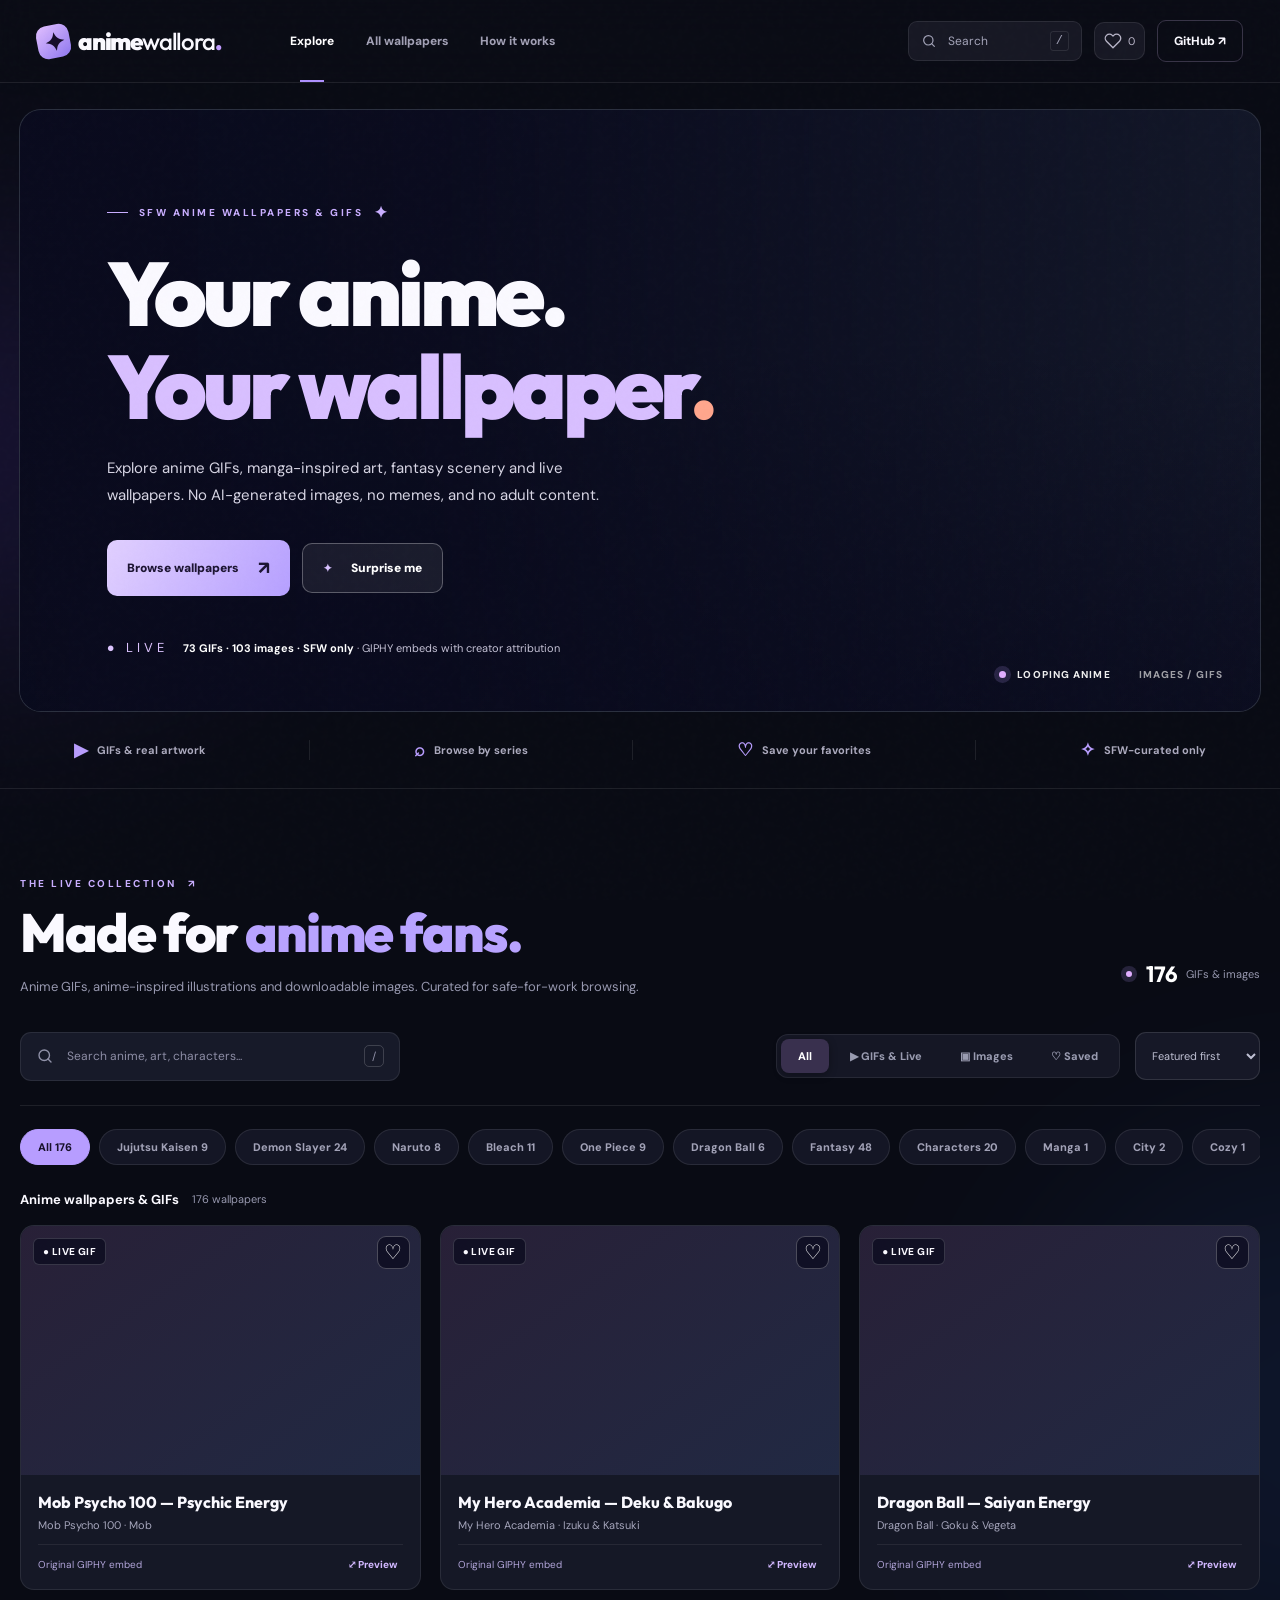
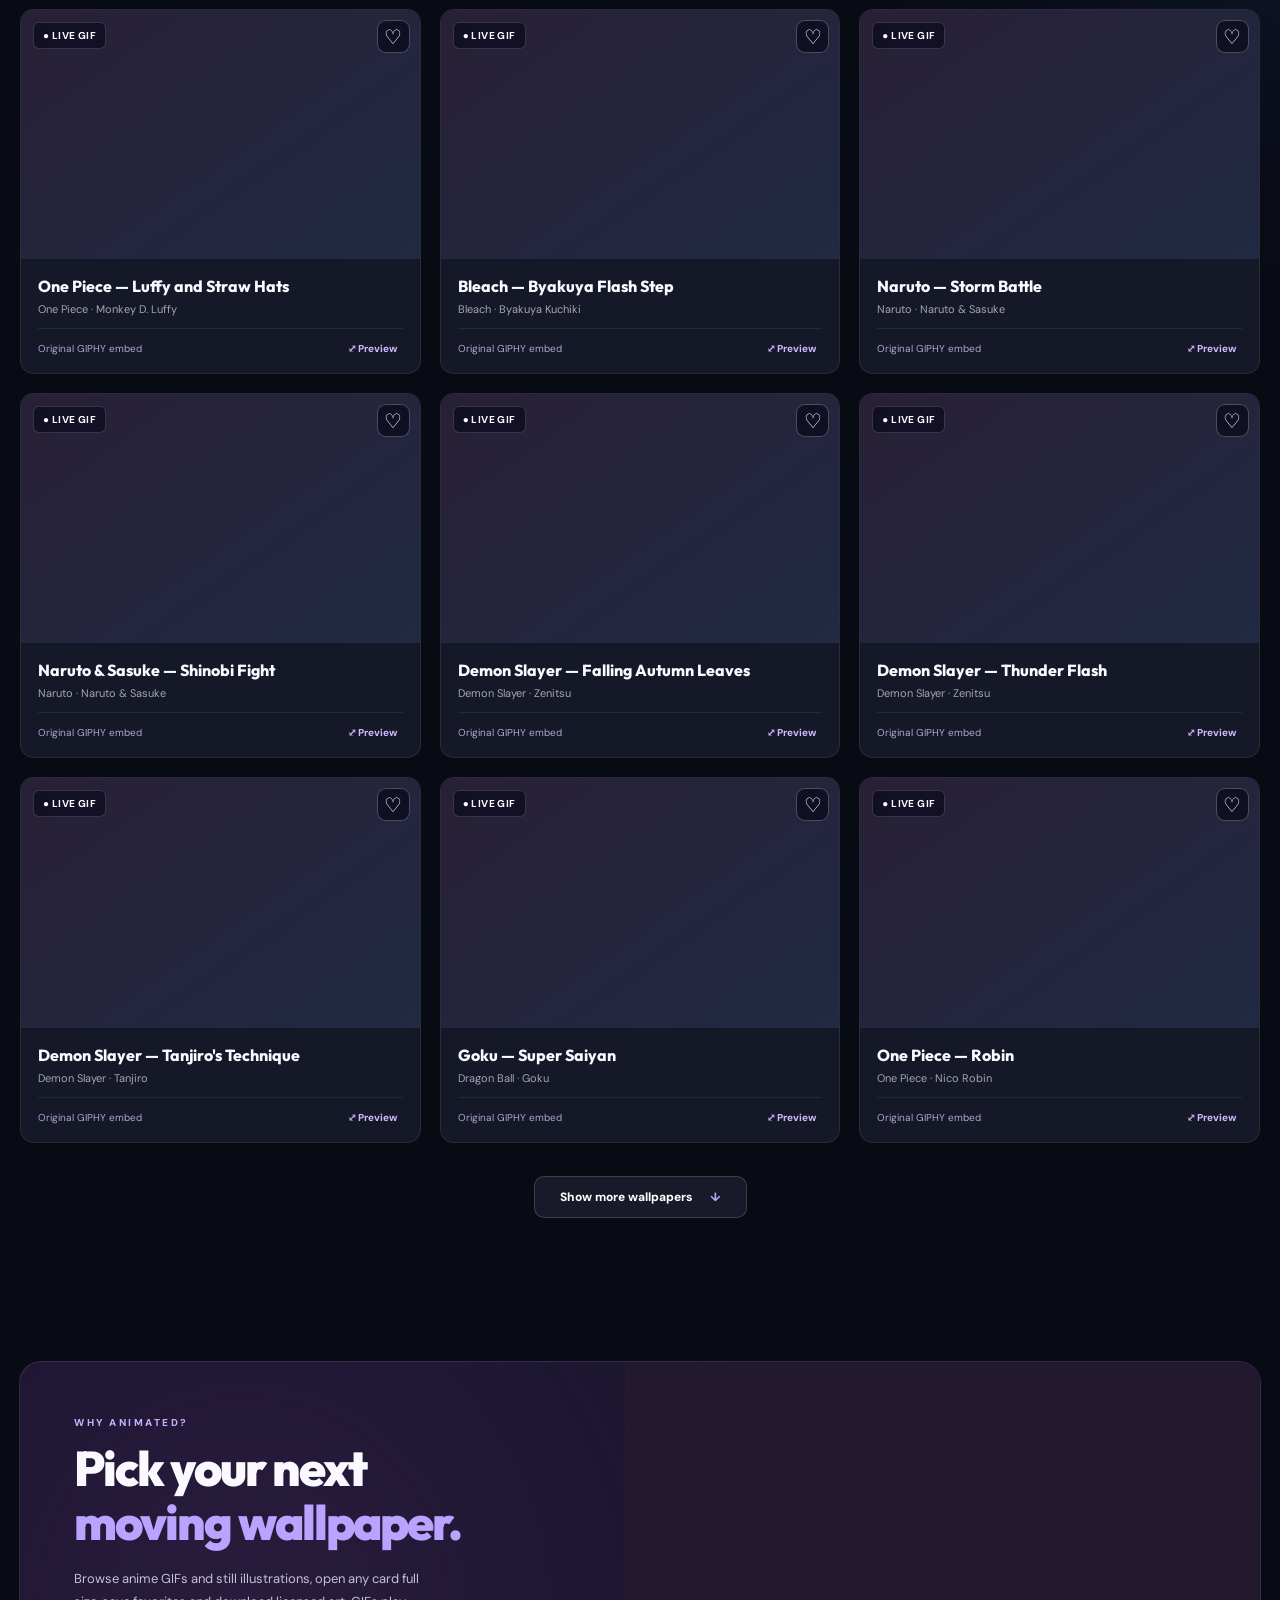
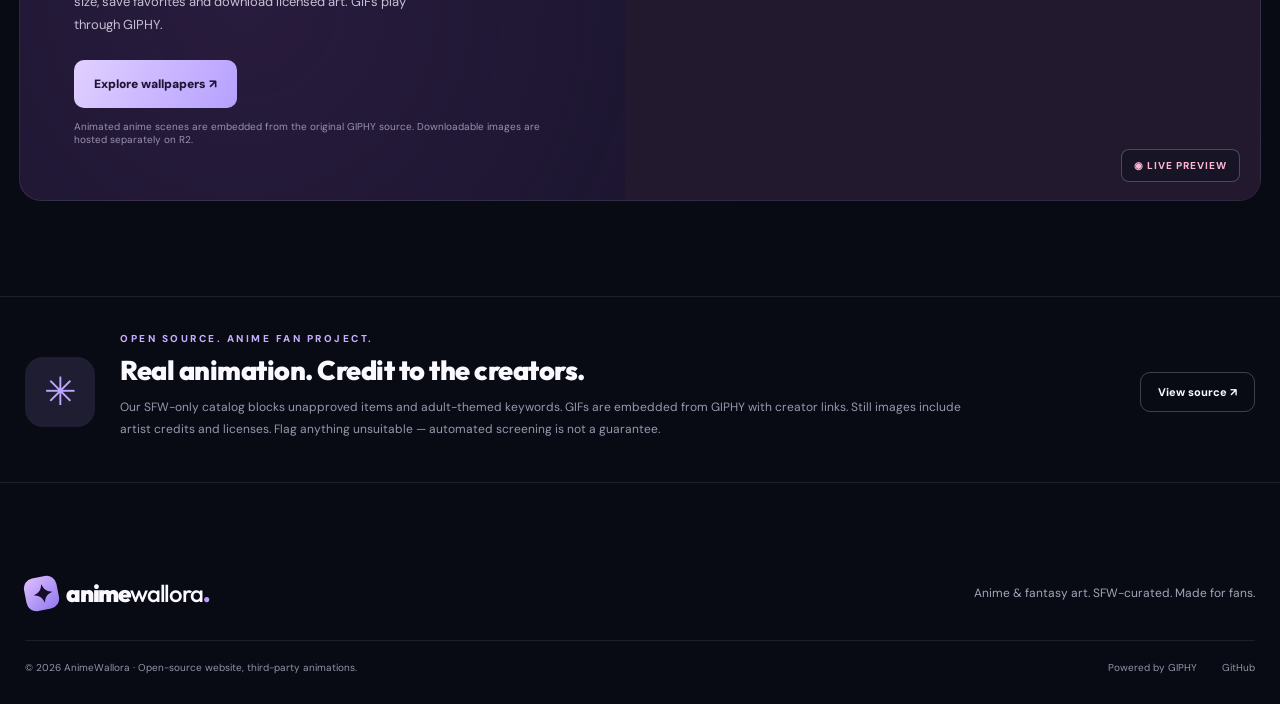
<file: index.html>
<!doctype html>
<html lang="en">
<head>
<meta charset="utf-8"><meta name="viewport" content="width=device-width,initial-scale=1">
<meta name="theme-color" content="#090a13">
<meta name="description" content="AnimeWallora: SFW anime wallpapers, family-friendly GIFs and downloadable fantasy art. No NSFW, no adult-content gallery.">
<title>AnimeWallora — Anime Wallpapers, GIFs & Images</title>
<link rel="icon" href="./favicon.svg" type="image/svg+xml">
<link rel="preconnect" href="https://fonts.googleapis.com">
<link rel="preconnect" href="https://fonts.gstatic.com" crossorigin>
<link href="https://fonts.googleapis.com/css2?family=DM+Sans:wght@400;500;600;700;800&family=Outfit:wght@400;500;600;700;800;900&display=swap" rel="stylesheet">
<link rel="stylesheet" href="./animewallora.css">
<script defer src="./animewallora.js"></script>
</head>
<body class="anime-gallery">
<div class="noise" aria-hidden="true"></div><div class="glow glow-one" aria-hidden="true"></div><div class="glow glow-two" aria-hidden="true"></div>
<header class="site-header"><div class="header-inner">
<a href="#top" class="logo" aria-label="AnimeWallora home"><span class="logo-symbol">✦</span><span>anime<span>wallora</span><i>.</i></span></a>
<nav class="desktop-nav" aria-label="Main navigation"><a href="#discover" class="nav-active">Explore</a><a href="#wallpapers">All wallpapers</a><a href="#animated">How it works</a></nav>
<div class="top-actions">
<button id="headerSearch" class="header-search" aria-label="Search wallpapers"><svg viewBox="0 0 24 24"><circle cx="11" cy="11" r="7"/><path d="m16 16 4 4"/></svg><span>Search</span><kbd>/</kbd></button>
<button id="favoritesNav" class="icon-button" aria-label="Show saved wallpapers" aria-pressed="false" title="Saved GIFs"><svg viewBox="0 0 24 24"><path d="M20.7 4.5a5.5 5.5 0 0 0-7.8 0L12 5.4l-.9-.9a5.5 5.5 0 0 0-7.8 7.8L12 21l8.7-8.7a5.5 5.5 0 0 0 0-7.8Z"/></svg><span id="favoriteCount">0</span></button>
<a class="github-button" href="https://github.com/eliron8565/Wallpapers" target="_blank" rel="noopener noreferrer">GitHub ↗</a>
</div></div></header>
<main id="top">
<section class="hero-shell" id="discover">
<div class="hero-backdrop"></div><div class="hero-fade"></div>
<div class="hero-inner"><div class="hero-copy">
<div class="eyebrow"><span class="eyebrow-line"></span> SFW ANIME WALLPAPERS & GIFS <span class="asterisk">✦</span></div>
<h1>Your anime.<br><em>Your wallpaper<span>.</span></em></h1>
<p>Explore anime GIFs, manga-inspired art, fantasy scenery and live wallpapers. No AI-generated images, no memes, and no adult content.</p>
<div class="hero-buttons"><a class="primary-button" href="#wallpapers">Browse wallpapers <span>↗</span></a><button class="secondary-button" id="surpriseHero"><span class="play-sign">✦</span> Surprise me</button></div>
<div class="hero-proof"><span class="proof-stars">● LIVE</span><span><strong id="heroCount">Loading GIFs</strong> · GIPHY embeds with creator attribution</span></div>
</div><div class="hero-tag"><span class="tag-dot"></span> LOOPING ANIME <span>IMAGES / GIFS</span></div></div>
</section>
<section class="features-bar" aria-label="Gallery features">
<div><span>▶</span> GIFs & real artwork</div><span class="features-divider"></span>
<div><span>⌕</span> Browse by series</div><span class="features-divider"></span>
<div><span>♡</span> Save your favorites</div><span class="features-divider"></span>
<div><span>✧</span> SFW-curated only</div>
</section>
<section class="catalog-section" id="wallpapers">
<div class="section-heading"><div><div class="overline">THE LIVE COLLECTION <span>↗</span></div><h2>Made for <em>anime fans.</em></h2><p>Anime GIFs, anime-inspired illustrations and downloadable images. Curated for safe-for-work browsing.</p></div>
<div class="header-counter"><span class="count-pulse"></span><strong id="totalCount">...</strong><span>GIFs & images</span></div></div>
<div class="search-row">
<label class="search-field" for="searchInput"><svg viewBox="0 0 24 24"><circle cx="11" cy="11" r="7"/><path d="m16 16 4 4"/></svg><input id="searchInput" placeholder="Search anime, art, characters..." autocomplete="off" type="search"><span class="shortcut">/</span></label>
<div class="view-switch" aria-label="Wallpaper type"><button class="type-tab active" data-filter="all" aria-pressed="true">All</button><button class="type-tab" data-filter="gifs" aria-pressed="false">▶ GIFs & Live</button><button class="type-tab" data-filter="images" aria-pressed="false">▣ Images</button><button class="type-tab" data-filter="saved" aria-pressed="false">♡ Saved</button></div>
<select id="sortSelect" aria-label="Sort wallpapers"><option value="featured">Featured first</option><option value="name">Name A–Z</option><option value="newest">Recently added</option></select>
</div>
<div class="category-bar" id="categoryBar" aria-label="Anime series filters"></div>
<div class="gallery-top"><div><strong id="galleryHeading">Anime wallpapers</strong><span id="resultCount">Loading...</span></div><button id="clearFilters" class="clear-filters" hidden>Clear filters ×</button></div>
<div id="galleryGrid" class="gallery-grid" aria-live="polite"><div class="loading-gallery"><div class="spinner"></div> Loading anime wallpapers...</div></div>
<div id="emptyState" class="empty-state" hidden><span>✦</span><h3>No wallpapers found.</h3><p>Try a different series, filter or search term.</p><button id="emptyReset" class="primary-button">Show all wallpapers ↗</button></div>
<div class="load-area"><button id="loadMore" class="load-button" hidden>Show more wallpapers <span>↓</span></button></div>
</section>
<section class="live-feature" id="animated">
<div class="live-copy"><span class="overline">WHY ANIMATED?</span><h2>Pick your next<br><em>moving wallpaper.</em></h2><p>Browse anime GIFs and still illustrations, open any card full size, save favorites and download licensed art. GIFs play through GIPHY.</p><button class="primary-button" id="viewLive">Explore wallpapers ↗</button><small>Animated anime scenes are embedded from the original GIPHY source. Downloadable images are hosted separately on R2.</small></div>
<div class="live-art"><iframe loading="lazy" title="Rengoku animation on GIPHY" src="https://giphy.com/embed/U1rKCszzgEuVzMAVX0" allowfullscreen></iframe><span class="live-stamp">◉ LIVE PREVIEW</span></div>
</section>
<section class="info-section"><div class="info-mark">✳</div><div><span class="overline">OPEN SOURCE. ANIME FAN PROJECT.</span><h2>Real animation. Credit to the creators.</h2><p>Our SFW-only catalog blocks unapproved items and adult-themed keywords. GIFs are embedded from GIPHY with creator links. Still images include artist credits and licenses. Flag anything unsuitable — automated screening is not a guarantee.</p></div><a href="https://github.com/eliron8565/Wallpapers" target="_blank" rel="noopener noreferrer">View source ↗</a></section>
</main>
<footer class="site-footer"><div class="footer-top"><a class="logo" href="#top"><span class="logo-symbol">✦</span><span>anime<span>wallora</span><i>.</i></span></a><p>Anime & fantasy art. SFW-curated. Made for fans.</p></div><div class="footer-bottom"><span>© <span id="year"></span> AnimeWallora · Open-source website, third-party animations.</span><div class="footer-links"><a href="https://giphy.com/explore/anime-4k" target="_blank" rel="noopener noreferrer">Powered by GIPHY</a><a href="https://github.com/eliron8565/Wallpapers" target="_blank" rel="noopener noreferrer">GitHub</a></div></div></footer>
<div id="viewer" class="viewer" hidden role="dialog" aria-modal="true" aria-labelledby="viewerTitle"><div class="viewer-scrim" id="viewerScrim"></div><div class="viewer-box"><button class="viewer-close" id="viewerClose" aria-label="Close preview">×</button><div class="viewer-art" id="viewerArt"></div><div class="viewer-side"><div><span class="overline" id="viewerCategory"></span><h2 id="viewerTitle"></h2><p id="viewerDescription"></p><div class="meta-line"><span>Creator / GIPHY uploader</span><strong id="viewerArtist"></strong></div><div class="meta-line"><span>Source</span><a id="viewerSource" target="_blank" rel="noopener noreferrer">Original file ↗</a></div><div class="meta-line" id="viewerLicenseRow" hidden><span>License</span><a id="viewerLicense" target="_blank" rel="noopener noreferrer">View license ↗</a></div></div><div class="viewer-actions"><button id="viewerFavorite" class="outline-button">♡ Save to favorites</button><button id="viewerFullscreen" class="outline-button" type="button">⛶ Fullscreen preview</button><a id="viewerDownload" class="primary-button" download hidden>↓ Download</a><small id="viewerHint">GIF embeds link to their source. Licensed image files can be downloaded.</small><a id="viewerReport" class="issue-report" target="_blank" rel="noopener noreferrer">Flag wrong or meme GIF ↗</a></div></div></div></div>
<div class="toast" id="toast" role="status" aria-live="polite"></div>
</body></html>
</file>
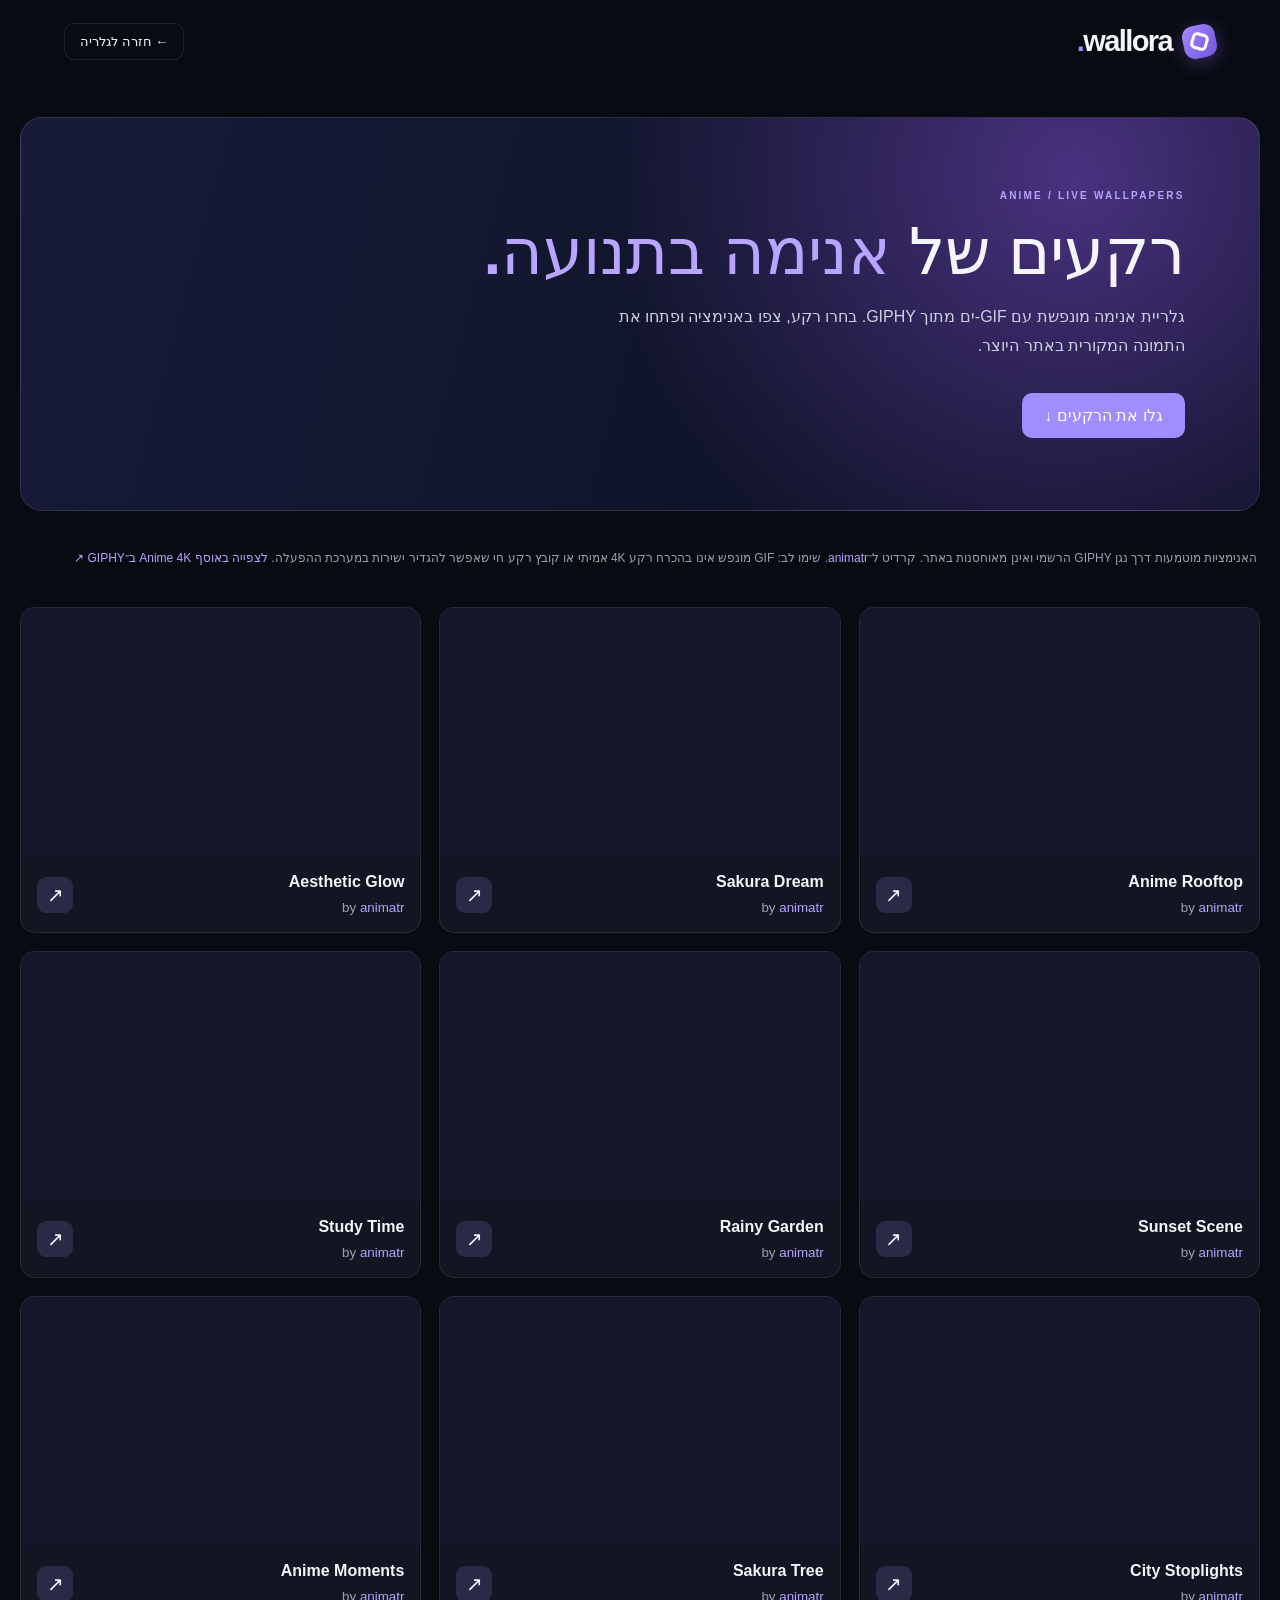
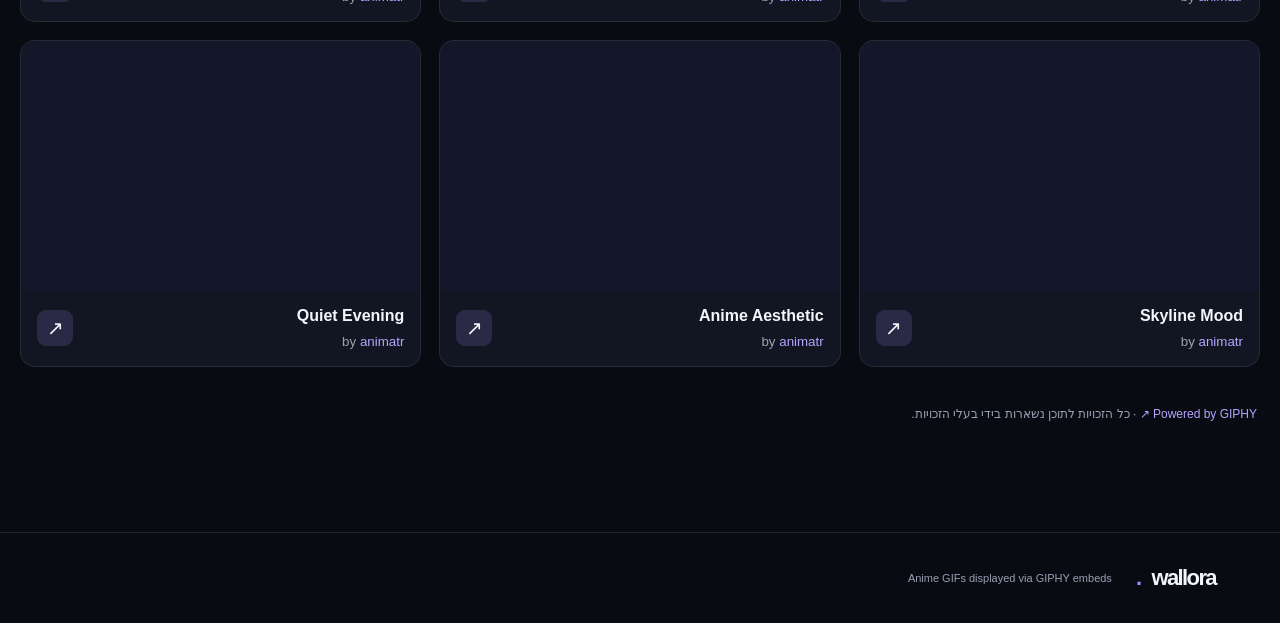
<file: anime.html>
<!DOCTYPE html><html lang="he" dir="rtl"><head><meta charset="utf-8"><meta name="viewport" content="width=device-width, initial-scale=1"><meta name="theme-color" content="#090b13"><title>Anime Live Wallpapers | Wallora</title><link rel="icon" type="image/svg+xml" href="favicon.svg"><link rel="stylesheet" href="style.css"><style>.anime-page{max-width:1330px;margin:0 auto;padding:35px 20px 70px}.anime-header{position:relative;padding:72px 6%;border-radius:22px;background:radial-gradient(circle at 85% 15%,#493280 0,transparent 42%),linear-gradient(105deg,#171b38,#0c1021);border:1px solid #ffffff1c;overflow:hidden}.anime-header .kicker{color:#b6a4ff}.anime-header h1{font:800 clamp(35px,5vw,67px)/1.1 'Outfit',sans-serif;margin:16px 0}.anime-header h1 span{color:#b8a5ff}.anime-header p{max-width:620px;color:#ced0df;line-height:1.8}.anime-header .button{display:inline-block;margin-top:16px;background:#a18dff;color:white;border-radius:10px;padding:13px 22px;font-weight:800}.source-note{font-size:12px;color:var(--muted);line-height:1.8;padding:25px 3px}.source-note a,.details small a{color:#b6a4ff}.anime-grid{display:grid;grid-template-columns:repeat(3,minmax(0,1fr));gap:18px}.gif-card{border:1px solid var(--border);background:var(--panel);border-radius:15px;overflow:hidden}.frame{width:100%;aspect-ratio:16/10;background:#141729}.frame iframe{display:block;width:100%;height:100%;border:0}.details{display:flex;align-items:center;justify-content:space-between;gap:10px;padding:16px}.details h3{margin:0 0 7px;font:700 16px 'Outfit',sans-serif}.details small{color:var(--muted)}.open{width:36px;height:36px;border-radius:9px;display:grid;place-items:center;background:#a18dff2b;font-size:20px}.topbar .anime-back{padding:10px 15px;border:1px solid var(--border);border-radius:10px;font-size:13px;font-weight:700}footer{justify-content:space-between}@media(max-width:850px){.anime-grid{grid-template-columns:repeat(2,minmax(0,1fr))}}@media(max-width:570px){.anime-grid{grid-template-columns:1fr}.anime-header{padding:45px 25px}.anime-header h1{font-size:41px}.topbar{height:75px}}</style></head><body><header class="topbar"><a class="brand" href="index.html"><span class="brand-mark"><span></span></span><span>wallora<span class="brand-dot">.</span></span></a><a href="index.html" class="anime-back">← חזרה לגלריה</a></header><main class="anime-page"><section class="anime-header"><div class="kicker">ANIME / LIVE WALLPAPERS</div><h1>רקעים של <span>אנימה בתנועה.</span></h1><p>גלריית אנימה מונפשת עם GIF-ים מתוך GIPHY. בחרו רקע, צפו באנימציה ופתחו את התמונה המקורית באתר היוצר.</p><a class="button" href="#live">גלו את הרקעים ↓</a></section><p class="source-note">האנימציות מוטמעות דרך נגן GIPHY הרשמי ואינן מאוחסנות באתר. קרדיט ל־<a href="https://giphy.com/animatr" target="_blank" rel="noopener">animatr</a>. שימו לב: GIF מונפש אינו בהכרח רקע 4K אמיתי או קובץ רקע חי שאפשר להגדיר ישירות במערכת ההפעלה. <a href="https://giphy.com/explore/anime-4k" target="_blank" rel="noopener">לצפייה באוסף Anime 4K ב־GIPHY ↗</a></p><div class="anime-grid" id="live"><article class="gif-card"><div class="frame"><iframe loading="lazy" src="https://giphy.com/embed/2SYqgPxMm2kbVe3y02" title="Anime Rooftop animated GIF by animatr on GIPHY" allowfullscreen></iframe></div><div class="details"><div><h3>Anime Rooftop</h3><small>by <a href="https://giphy.com/animatr" target="_blank" rel="noopener">animatr</a></small></div><a class="open" href="https://giphy.com/gifs/2SYqgPxMm2kbVe3y02" target="_blank" rel="noopener noreferrer" aria-label="View Anime Rooftop on GIPHY">↗</a></div></article>
<article class="gif-card"><div class="frame"><iframe loading="lazy" src="https://giphy.com/embed/PoHVT5kEyNWcN0CWNj" title="Sakura Dream animated GIF by animatr on GIPHY" allowfullscreen></iframe></div><div class="details"><div><h3>Sakura Dream</h3><small>by <a href="https://giphy.com/animatr" target="_blank" rel="noopener">animatr</a></small></div><a class="open" href="https://giphy.com/gifs/PoHVT5kEyNWcN0CWNj" target="_blank" rel="noopener noreferrer" aria-label="View Sakura Dream on GIPHY">↗</a></div></article>
<article class="gif-card"><div class="frame"><iframe loading="lazy" src="https://giphy.com/embed/4YZNYcTybcYTnROykG" title="Aesthetic Glow animated GIF by animatr on GIPHY" allowfullscreen></iframe></div><div class="details"><div><h3>Aesthetic Glow</h3><small>by <a href="https://giphy.com/animatr" target="_blank" rel="noopener">animatr</a></small></div><a class="open" href="https://giphy.com/gifs/4YZNYcTybcYTnROykG" target="_blank" rel="noopener noreferrer" aria-label="View Aesthetic Glow on GIPHY">↗</a></div></article>
<article class="gif-card"><div class="frame"><iframe loading="lazy" src="https://giphy.com/embed/RcRYrpC1pBvIB0icDm" title="Sunset Scene animated GIF by animatr on GIPHY" allowfullscreen></iframe></div><div class="details"><div><h3>Sunset Scene</h3><small>by <a href="https://giphy.com/animatr" target="_blank" rel="noopener">animatr</a></small></div><a class="open" href="https://giphy.com/gifs/RcRYrpC1pBvIB0icDm" target="_blank" rel="noopener noreferrer" aria-label="View Sunset Scene on GIPHY">↗</a></div></article>
<article class="gif-card"><div class="frame"><iframe loading="lazy" src="https://giphy.com/embed/1Ye7CiFf0OvUaJ82A2" title="Rainy Garden animated GIF by animatr on GIPHY" allowfullscreen></iframe></div><div class="details"><div><h3>Rainy Garden</h3><small>by <a href="https://giphy.com/animatr" target="_blank" rel="noopener">animatr</a></small></div><a class="open" href="https://giphy.com/gifs/1Ye7CiFf0OvUaJ82A2" target="_blank" rel="noopener noreferrer" aria-label="View Rainy Garden on GIPHY">↗</a></div></article>
<article class="gif-card"><div class="frame"><iframe loading="lazy" src="https://giphy.com/embed/4N3lQozOH2STZdDsOe" title="Study Time animated GIF by animatr on GIPHY" allowfullscreen></iframe></div><div class="details"><div><h3>Study Time</h3><small>by <a href="https://giphy.com/animatr" target="_blank" rel="noopener">animatr</a></small></div><a class="open" href="https://giphy.com/gifs/4N3lQozOH2STZdDsOe" target="_blank" rel="noopener noreferrer" aria-label="View Study Time on GIPHY">↗</a></div></article>
<article class="gif-card"><div class="frame"><iframe loading="lazy" src="https://giphy.com/embed/2seKKLp1n0sEeJLYTK" title="City Stoplights animated GIF by animatr on GIPHY" allowfullscreen></iframe></div><div class="details"><div><h3>City Stoplights</h3><small>by <a href="https://giphy.com/animatr" target="_blank" rel="noopener">animatr</a></small></div><a class="open" href="https://giphy.com/gifs/2seKKLp1n0sEeJLYTK" target="_blank" rel="noopener noreferrer" aria-label="View City Stoplights on GIPHY">↗</a></div></article>
<article class="gif-card"><div class="frame"><iframe loading="lazy" src="https://giphy.com/embed/ONGUmqZCalAKO8PH7C" title="Sakura Tree animated GIF by animatr on GIPHY" allowfullscreen></iframe></div><div class="details"><div><h3>Sakura Tree</h3><small>by <a href="https://giphy.com/animatr" target="_blank" rel="noopener">animatr</a></small></div><a class="open" href="https://giphy.com/gifs/ONGUmqZCalAKO8PH7C" target="_blank" rel="noopener noreferrer" aria-label="View Sakura Tree on GIPHY">↗</a></div></article>
<article class="gif-card"><div class="frame"><iframe loading="lazy" src="https://giphy.com/embed/2tOUQgIShjXIHksATn" title="Anime Moments animated GIF by animatr on GIPHY" allowfullscreen></iframe></div><div class="details"><div><h3>Anime Moments</h3><small>by <a href="https://giphy.com/animatr" target="_blank" rel="noopener">animatr</a></small></div><a class="open" href="https://giphy.com/gifs/2tOUQgIShjXIHksATn" target="_blank" rel="noopener noreferrer" aria-label="View Anime Moments on GIPHY">↗</a></div></article>
<article class="gif-card"><div class="frame"><iframe loading="lazy" src="https://giphy.com/embed/dn12b0TGWufPpdoSTv" title="Skyline Mood animated GIF by animatr on GIPHY" allowfullscreen></iframe></div><div class="details"><div><h3>Skyline Mood</h3><small>by <a href="https://giphy.com/animatr" target="_blank" rel="noopener">animatr</a></small></div><a class="open" href="https://giphy.com/gifs/dn12b0TGWufPpdoSTv" target="_blank" rel="noopener noreferrer" aria-label="View Skyline Mood on GIPHY">↗</a></div></article>
<article class="gif-card"><div class="frame"><iframe loading="lazy" src="https://giphy.com/embed/cC9j39MDoWk8ioRO7S" title="Anime Aesthetic animated GIF by animatr on GIPHY" allowfullscreen></iframe></div><div class="details"><div><h3>Anime Aesthetic</h3><small>by <a href="https://giphy.com/animatr" target="_blank" rel="noopener">animatr</a></small></div><a class="open" href="https://giphy.com/gifs/cC9j39MDoWk8ioRO7S" target="_blank" rel="noopener noreferrer" aria-label="View Anime Aesthetic on GIPHY">↗</a></div></article>
<article class="gif-card"><div class="frame"><iframe loading="lazy" src="https://giphy.com/embed/orUBsDjlD2rzsz6pPK" title="Quiet Evening animated GIF by animatr on GIPHY" allowfullscreen></iframe></div><div class="details"><div><h3>Quiet Evening</h3><small>by <a href="https://giphy.com/animatr" target="_blank" rel="noopener">animatr</a></small></div><a class="open" href="https://giphy.com/gifs/orUBsDjlD2rzsz6pPK" target="_blank" rel="noopener noreferrer" aria-label="View Quiet Evening on GIPHY">↗</a></div></article></div><p class="source-note"><a href="https://giphy.com" target="_blank" rel="noopener">Powered by GIPHY ↗</a> · כל הזכויות לתוכן נשארות בידי בעלי הזכויות.</p></main><footer><a class="brand" href="index.html">wallora<span class="brand-dot">.</span></a><span>Anime GIFs displayed via GIPHY embeds</span></footer></body></html>
</file>
<file: animewallora.css>
:root{color-scheme:dark;--bg:#090b14;--ink:#faf9ff;--muted:#9798af;--surface:#141725;--border:rgba(255,255,255,.085);--purple:#b29aff;--orange:#ffa68d;font-family:"DM Sans",sans-serif}*{box-sizing:border-box}html{scroll-behavior:smooth}body{margin:0;min-height:100vh;background:var(--bg);color:var(--ink)}button,input,select{font:inherit}a{color:inherit;text-decoration:none}button{cursor:pointer}svg{width:20px;height:20px;fill:none;stroke:currentColor;stroke-width:1.8;stroke-linecap:round;stroke-linejoin:round}button:focus-visible,a:focus-visible,input:focus-visible,select:focus-visible{outline:2px solid #d7c6ff;outline-offset:3px}[hidden]{display:none!important}.noise{position:fixed;inset:0;pointer-events:none;opacity:.03;z-index:50;background-image:url("data:image/svg+xml,%3Csvg viewBox='0 0 170 170' xmlns='http://www.w3.org/2000/svg'%3E%3Cfilter id='n'%3E%3CfeTurbulence type='fractalNoise' baseFrequency='.85' numOctaves='3' stitchTiles='stitch'/%3E%3C/filter%3E%3Cpath filter='url(%23n)' opacity='.45' d='M0 0h170v170H0z'/%3E%3C/svg%3E")}.glow{position:absolute;z-index:-1;pointer-events:none;filter:blur(120px);opacity:.16;border-radius:100%}.glow-one{width:560px;height:400px;background:#613cc8;left:-300px;top:250px}.glow-two{width:540px;height:540px;background:#274ea1;right:-300px;top:1150px}.site-header{height:83px;background:#0c0d17e8;backdrop-filter:blur(18px);position:sticky;top:0;z-index:20;border-bottom:1px solid var(--border)}.header-inner{height:100%;max-width:1460px;margin:auto;padding:0 37px;display:flex;align-items:center;gap:70px}.logo{display:inline-flex;align-items:center;gap:8px;font-family:Outfit,sans-serif;font-size:24px;font-weight:900;white-space:nowrap;letter-spacing:-1.2px}.logo>span:last-child>span{font-weight:500}.logo i{color:#c19cff;font-style:normal}.logo-symbol{display:grid;place-items:center;width:33px;height:33px;color:#160d2a;background:linear-gradient(145deg,#e1bfff,#8f78ef);border-radius:10px;transform:rotate(-11deg);font-size:25px}.desktop-nav{display:flex;align-items:center;gap:32px;height:100%;flex:1}.desktop-nav a{height:100%;display:grid;place-items:center;color:#a2a1b5;font-size:12px;font-weight:800;position:relative;white-space:nowrap}.desktop-nav a:hover,.desktop-nav a.nav-active{color:white}.desktop-nav .nav-active:after{content:"";background:#ae91ff;height:2px;width:24px;position:absolute;bottom:0}.top-actions{display:flex;align-items:center;gap:12px}.header-search{display:flex;gap:11px;align-items:center;color:#a4a4b9;background:#171824;border:1px solid var(--border);border-radius:9px;padding:9px 12px;font-size:12px;width:174px}.header-search svg{width:16px;height:16px}.header-search kbd{margin-left:auto;border:1px solid #ffffff18;padding:2px 5px;border-radius:3px}.icon-button{background:#171824;border:1px solid var(--border);border-radius:10px;padding:9px;display:flex;align-items:center;gap:6px;color:#b8b5c8}.icon-button svg{width:18px;height:18px}.icon-button span{font-size:11px}.github-button{padding:12px 16px;border:1px solid #383447;border-radius:9px;font-size:12px;font-weight:800}.github-button span{color:var(--purple);margin-left:6px}.hero-shell{position:relative;min-height:590px;max-width:1410px;margin:26px auto 0;border:1px solid #ffffff19;border-radius:22px;overflow:hidden;background:#14192a}.hero-backdrop{position:absolute;inset:0;background-image:url("https://pub-f9e0d2fa87774dc8b55beb5e04456b11.r2.dev/licensed-anime/9bebeda83454c22da5dbaabb10e8.jpg");background-size:cover;background-position:63% 48%;transform:scale(1.025);filter:saturate(.95)}.hero-fade{position:absolute;inset:0;background:linear-gradient(90deg,rgba(9,9,24,.98) 0%,rgba(13,12,30,.91) 28%,rgba(13,12,30,.6) 51%,rgba(13,12,30,.09) 100%),linear-gradient(0deg,#050610b3,transparent 48%)}.hero-inner{position:relative;padding:92px 7% 55px;display:flex;flex-direction:column;min-height:590px;justify-content:center}.hero-copy{max-width:685px}.eyebrow,.overline{font-size:10px;letter-spacing:2.5px;font-weight:800;color:#c9aeff;display:flex;align-items:center;gap:11px}.eyebrow-line{width:21px;height:1px;background:#c9aeff}.asterisk{font-size:16px}.hero h1{font:900 clamp(55px,7.2vw,103px)/1.01 Outfit,sans-serif;letter-spacing:-5.4px;margin:25px 0 24px}.hero h1 em{font-style:normal;color:#d4bcff}.hero h1 em span{color:#ffab92}.hero p{color:#d2d2e1;font-size:15px;line-height:1.9;max-width:530px;margin:0}.hero-buttons{display:flex;gap:12px;align-items:center;flex-wrap:wrap;margin-top:31px}.primary-button,.secondary-button,.outline-button{display:inline-flex;align-items:center;justify-content:center;gap:19px;border:0;border-radius:10px;background:linear-gradient(120deg,#e1d0ff,#b6a0ff);color:#1d1533;font-size:12px;font-weight:900;padding:16px 20px;transition:transform .2s,filter .2s}.primary-button:hover,.secondary-button:hover,.outline-button:hover{transform:translateY(-2px);filter:brightness(1.08)}.primary-button span{font-size:18px}.secondary-button,.outline-button{background:#ffffff12;border:1px solid #ffffff48;color:#fff}.play-sign{font-size:11px;color:#d7c0ff}.hero-proof{display:flex;align-items:center;gap:15px;color:#c5c2d6;font-size:11px;margin-top:43px}.hero-proof strong{color:white}.proof-stars{letter-spacing:4px;color:#ddc4ff;font-size:13px}.hero-tag{position:absolute;bottom:30px;right:37px;display:flex;align-items:center;gap:11px;letter-spacing:1.1px;font-size:10px;font-weight:800;color:#eee}.hero-tag span:last-child{opacity:.65;margin-left:17px}.tag-dot,.count-pulse{height:7px;width:7px;background:#e1aeff;border-radius:50%;box-shadow:0 0 0 5px #b198f32c}.features-bar{max-width:1410px;margin:auto;padding:26px 30px;display:flex;justify-content:space-between;align-items:center;gap:16px;border-bottom:1px solid var(--border);color:#acaabe;font-size:11px;font-weight:700}.features-bar div{display:flex;gap:9px;align-items:center}.features-bar div span{color:#b89dfd;font-size:18px}.features-divider{height:20px;width:1px;background:var(--border)}.catalog-section{max-width:1390px;padding:88px 20px 20px;margin:auto}.section-heading{display:flex;justify-content:space-between;align-items:end;gap:20px;margin-bottom:34px}.section-heading h2,.live-copy h2,.info-section h2{font:850 clamp(33px,4.2vw,55px)/1.12 Outfit,sans-serif;letter-spacing:-2px;margin:12px 0}.section-heading h2 em,.live-copy h2 em{font-style:normal;color:#b8a3ff}.section-heading p{color:var(--muted);font-size:13px;margin:0;line-height:1.8}.header-counter{display:flex;gap:8px;align-items:center;white-space:nowrap;color:var(--muted);font-size:11px;padding-bottom:10px}.header-counter strong{font-family:Outfit;font-size:22px;color:white}.count-pulse{height:6px;width:6px;margin-right:6px}.search-row{display:flex;align-items:center;gap:15px;padding-bottom:24px;border-bottom:1px solid var(--border)}.search-field{display:flex;align-items:center;gap:11px;flex:1;min-width:190px;max-width:380px;background:#171a29;border:1px solid #ffffff15;border-radius:11px;height:49px;padding:0 15px;color:#9192a9}.search-field svg{width:18px;height:18px}.search-field input{background:none;color:white;border:0;outline:0;font-size:12px;flex:1;min-width:0}.search-field input::placeholder{color:#8d8da5}.shortcut{font-size:11px;padding:3px 7px;border:1px solid #ffffff2b;border-radius:5px}.view-switch{display:flex;align-items:center;gap:4px;padding:4px;border:1px solid #ffffff14;background:#151725;border-radius:12px;margin-left:auto}.type-tab{background:transparent;border:0;color:#999bb0;font-size:11px;font-weight:800;padding:10px 14px;border-radius:8px;white-space:nowrap}.type-tab.active{color:white;background:#39304e;box-shadow:0 2px 8px #0005}#sortSelect{border:1px solid #ffffff1e;background:#161827;color:#bfc0d3;border-radius:11px;font-size:11px;height:48px;padding:0 12px}.category-bar{display:flex;gap:9px;overflow-x:auto;padding:23px 0 26px;scrollbar-width:none}.category-bar::-webkit-scrollbar{display:none}.category{border:1px solid #ffffff17;background:#141625;color:#a2a2b7;border-radius:99px;padding:10px 17px;white-space:nowrap;font-size:11px;font-weight:800}.category.active{background:#b79dff;color:#18112b;border-color:#b79dff}.category:hover:not(.active){border-color:#9783c7;color:white}.gallery-top{display:flex;align-items:center;justify-content:space-between;padding-bottom:17px}.gallery-top>div{display:flex;align-items:center;gap:13px}.gallery-top strong{font-size:13px}.gallery-top span{color:var(--muted);font-size:11px}.clear-filters{border:0;background:transparent;color:#b9a5ff;font-size:11px;font-weight:700}.gallery-grid{display:grid;grid-template-columns:repeat(4,minmax(0,1fr));gap:16px}.wallpaper-card{background:#151826;border:1px solid var(--border);border-radius:14px;overflow:hidden;min-width:0;transition:transform .24s,border-color .24s}.wallpaper-card:hover{transform:translateY(-5px);border-color:#ac93ff55}.card-media{height:215px;position:relative;overflow:hidden;background:linear-gradient(135deg,#303047,#1e2441)}.card-media img{width:100%;height:100%;object-fit:cover;display:block;transition:transform .55s ease}.wallpaper-card:hover .card-media img{transform:scale(1.06)}.card-media iframe{border:0;width:100%;height:100%;display:block}.card-media .media-activate{position:absolute;inset:0;z-index:1;background:transparent;border:0;color:transparent}.media-activate:focus-visible{outline:2px solid #ac93ff;outline-offset:-4px}.card-media:has(iframe) .media-activate{display:none}.media-chip{position:absolute;top:12px;left:12px;padding:6px 9px;background:#0a0a1dba;backdrop-filter:blur(6px);font-size:9px;font-weight:800;border:1px solid #ffffff29;border-radius:6px;letter-spacing:.4px;pointer-events:none;z-index:2}.heart{position:absolute;top:10px;right:10px;display:grid;place-items:center;height:33px;width:33px;z-index:3;border-radius:9px;border:1px solid #ffffff40;background:#0c0c21d5;color:#fff;font-size:20px}.heart.liked{color:#ff9eb4}.card-body{padding:17px 15px 16px}.card-body h3{font:750 15px Outfit,sans-serif;margin:0 0 6px;white-space:nowrap;text-overflow:ellipsis;overflow:hidden}.card-body p{color:#a5a5bb;font-size:11px;margin:0 0 16px;white-space:nowrap;text-overflow:ellipsis;overflow:hidden}.card-footer{display:flex;align-items:center;justify-content:space-between;gap:9px;border-top:1px solid #ffffff12;padding-top:12px}.card-footer .license{font-size:10px;color:#b0a8c6;white-space:nowrap;overflow:hidden;text-overflow:ellipsis}.card-footer button{font-size:10px;background:none;border:0;color:#d2b8ff;font-weight:800}.card-footer button:hover{text-decoration:underline}.loading-gallery{grid-column:1/-1;text-align:center;padding:50px;color:var(--muted);font-size:13px}.spinner{height:27px;width:27px;margin:0 auto 13px;border:3px solid #ffffff2b;border-top-color:#bea4ff;border-radius:50%;animation:spin 1s linear infinite}@keyframes spin{to{transform:rotate(360deg)}}.empty-state{text-align:center;padding:65px 20px}.empty-state>span{font-size:40px;color:#ad92ff}.empty-state h3{font:800 26px Outfit;margin:10px}.empty-state p{color:var(--muted);font-size:12px}.load-area{display:flex;justify-content:center;padding:33px}.load-button{border:1px solid #ffffff2a;border-radius:10px;background:#181929;color:white;padding:12px 25px;font-weight:800;font-size:12px}.load-button span{margin-left:15px;color:#bfa6ff}.live-feature{max-width:1350px;margin:90px auto 0;border-radius:22px;display:grid;grid-template-columns:1fr 1.05fr;overflow:hidden;min-height:380px;border:1px solid #ffffff19;background:radial-gradient(circle at 18% 55%,#42285867,transparent 60%),#17132b}.live-copy{display:flex;align-items:start;flex-direction:column;justify-content:center;padding:54px 9%}.live-copy h2{font-size:clamp(32px,3.8vw,50px)}.live-copy p{color:#c5c0d4;font-size:13px;line-height:1.8;max-width:360px;margin:5px 0 23px}.live-copy small{font-size:10px;color:#9991af;margin-top:12px}.live-art{position:relative;background:#22192f;min-height:340px}.live-art iframe{border:0;width:100%;height:100%;display:block;position:absolute}.live-stamp{position:absolute;right:20px;bottom:18px;background:#151424de;color:#ffb6d2;border:1px solid #ffffff3b;border-radius:8px;font-size:10px;letter-spacing:1px;font-weight:800;padding:9px 12px;pointer-events:none}.info-section{max-width:1350px;margin:95px auto 90px;padding:35px 25px 30px;display:flex;align-items:center;gap:25px;border-top:1px solid var(--border);border-bottom:1px solid var(--border)}.info-mark{display:grid;place-items:center;flex-shrink:0;width:70px;height:70px;border-radius:18px;background:#ac96ff21;color:#bca6ff;font-size:39px}.info-section h2{font-size:27px;letter-spacing:-.5px;margin:10px 0}.info-section p{font-size:12px;color:var(--muted);max-width:850px;line-height:1.8}.info-section>a{white-space:nowrap;border:1px solid #ffffff38;border-radius:10px;padding:12px 17px;font-size:11px;font-weight:800;margin-left:auto}.site-footer{max-width:1400px;margin:auto;padding:0 25px 30px}.footer-top,.footer-bottom{display:flex;align-items:center;justify-content:space-between;gap:15px}.footer-top{padding-bottom:27px}.footer-top p{font-size:12px;color:#a6a4b9}.footer-bottom{border-top:1px solid var(--border);padding-top:20px;font-size:10px;color:#9393a8}.footer-links{display:flex;gap:25px}.footer-links a:hover{color:white}.viewer{position:fixed;inset:0;z-index:80;display:grid;place-items:center;padding:25px}.viewer-scrim{position:absolute;inset:0;background:#03040de8;backdrop-filter:blur(14px)}.viewer-box{position:relative;width:min(1070px,100%);max-height:92vh;overflow:auto;border:1px solid #ffffff2a;border-radius:20px;display:grid;grid-template-columns:minmax(0,1.35fr) minmax(280px,.75fr);background:#161725;box-shadow:0 20px 100px #0009}.viewer-art{background:#080b19;min-height:420px;display:flex;align-items:center;justify-content:center}.viewer-art img{width:100%;max-height:83vh;object-fit:contain}.viewer-art iframe{width:100%;min-height:420px;border:0}.viewer-side{padding:42px 25px;display:flex;justify-content:space-between;flex-direction:column;gap:50px}.viewer-side h2{font:800 30px Outfit;letter-spacing:-1px;margin:15px 0}.viewer-side p{color:var(--muted);font-size:13px;line-height:1.7;margin-bottom:30px}.meta-line{border-top:1px solid #ffffff1b;padding:13px 0;display:flex;justify-content:space-between;gap:15px;font-size:11px}.meta-line span{color:var(--muted)}.meta-line strong{font-weight:600;text-align:right}.meta-line a{color:#cdbaff;text-align:right}.viewer-actions{display:flex;flex-wrap:wrap;gap:9px}.viewer-actions .primary-button,.viewer-actions .outline-button{padding:12px 14px}.viewer-actions small{width:100%;font-size:10px;color:var(--muted);line-height:1.5}.viewer-close{z-index:2;position:absolute;right:14px;top:14px;color:#fff;font-size:26px;border:1px solid #ffffff31;background:#090b16bf;border-radius:10px;width:37px;height:37px}.toast{position:fixed;left:50%;bottom:24px;z-index:100;transform:translate(-50%,25px);opacity:0;background:#352d54;border:1px solid #8c79b1;color:white;border-radius:11px;padding:13px 19px;pointer-events:none;transition:opacity .2s,transform .2s;font-size:12px}.toast.show{opacity:1;transform:translate(-50%,0)}@media(max-width:1440px){.hero-shell,.live-feature{margin-left:19px;margin-right:19px}.features-bar{padding-left:30px;padding-right:30px}}@media(max-width:1100px){.header-inner{gap:25px}.desktop-nav{gap:17px}.gallery-grid{grid-template-columns:repeat(3,minmax(0,1fr))}.header-counter{display:none}.search-row{flex-wrap:wrap}.view-switch{margin-left:auto}}@media(max-width:800px){.desktop-nav{display:none}.header-search{width:auto}.header-search span,.header-search kbd{display:none}.header-inner{padding:0 19px}.hero-inner{min-height:570px;padding:70px 6% 42px}.hero h1{font-size:65px;letter-spacing:-3px}.hero-backdrop{background-position:70% center}.hero-fade{background:linear-gradient(90deg,#0b0b1bf5,#0b0b1b8a 65%,#0b0b1b43)}.features-bar{flex-wrap:wrap;justify-content:center}.features-divider{display:none}.gallery-grid{grid-template-columns:repeat(2,minmax(0,1fr))}.live-feature{grid-template-columns:1fr}.live-art{height:350px}.info-section{margin:65px 20px;align-items:start}.info-section>a{margin-top:20px}.viewer-box{grid-template-columns:1fr}.viewer-art{min-height:240px;max-height:56vh}.viewer-art img{max-height:56vh}.viewer-side{padding:24px;gap:20px}}@media(max-width:570px){.site-header{height:68px}.logo{font-size:20px}.logo-symbol{width:29px;height:29px;font-size:20px}.github-button{display:none}.hero-shell{margin:10px 10px 0;border-radius:17px}.hero-inner{min-height:525px;padding:50px 21px}.hero h1{font-size:49px;letter-spacing:-2px}.hero p{font-size:13px}.hero-buttons{gap:9px}.hero-buttons a{font-size:11px;padding:13px}.hero-proof{margin-top:31px}.hero-tag{display:none}.features-bar{font-size:10px;padding:20px 14px}.catalog-section{padding:56px 12px 0}.section-heading h2{font-size:36px;letter-spacing:-1.4px}.search-field{max-width:none;width:100%}.view-switch{margin:0;width:100%;justify-content:space-between}.type-tab{font-size:10px;padding:10px 11px}#sortSelect{width:100%}.search-row{gap:8px}.category-bar{padding:18px 0}.gallery-grid{gap:9px}.card-media{height:143px}.card-body{padding:12px}.card-body h3{font-size:12px}.card-body p,.card-footer .license{font-size:9px}.heart{height:28px;width:28px;font-size:17px}.media-chip{font-size:8px}.card-footer button{font-size:9px}.live-feature{margin:45px 10px 0}.live-copy{padding:36px 25px}.live-art{height:240px;min-height:240px}.info-section{margin:50px 12px;flex-wrap:wrap;padding:25px 12px}.info-mark{width:45px;height:45px;font-size:24px}.info-section h2{font-size:23px}.info-section>a{margin-left:0}.footer-top,.footer-bottom{align-items:start;flex-direction:column}.footer-links{gap:12px;flex-wrap:wrap}}@media(prefers-reduced-motion:reduce){*,*:before,*:after{animation:none!important;transition:none!important;scroll-behavior:auto!important}}

/* Live-wallpaper-only mode: the gallery deliberately hides all still images. */
.animated-only .hero-backdrop{background:none;overflow:hidden;filter:none}
.animated-only .hero-backdrop iframe{display:block;width:100%;height:100%;border:0;position:absolute;inset:0;pointer-events:none;opacity:.96}
.animated-only .hero-fade{pointer-events:none;background:linear-gradient(90deg,rgba(7,8,21,.98) 0%,rgba(8,8,23,.94) 26%,rgba(8,8,23,.65) 56%,rgba(8,8,23,.28) 100%),linear-gradient(0deg,#090a1bb5,transparent 63%)}
.animated-only .hero-inner{pointer-events:none}
.animated-only .hero-buttons a,.animated-only .hero-buttons button{pointer-events:auto}
.animated-only .hero h1{font-size:clamp(54px,6.7vw,96px)}
.animated-only .proof-stars{color:#ff9ab7;font-weight:800;font-size:11px}
.animated-only .gallery-grid{grid-template-columns:repeat(3,minmax(0,1fr));gap:20px}
.animated-only .gif-only-card .card-media{height:auto;aspect-ratio:16/10;isolation:isolate}
.animated-only .gif-only-card .card-media iframe{height:100%;position:absolute;inset:0;width:100%;border:0}
.animated-only .gif-only-card .card-media video,
.animated-only .gif-only-card .card-media img{height:100%;width:100%;position:absolute;inset:0;object-fit:cover}
.animated-only .gif-only-card .card-body{padding:17px 18px}
.animated-only .gif-only-card .card-body h3{font-size:17px}
.animated-only .gif-only-card .card-body p{margin-bottom:13px}
.animated-only .gif-only-card .card-footer{padding-top:12px}
.animated-only .gif-only-card .card-footer button{font-size:11px}
.animated-only .gif-only-card .card-media:has(iframe) .media-chip{left:11px;top:12px;pointer-events:none}
.animated-only .type-tab{padding:10px 14px}
.animated-only .category{transition:background .2s,border-color .2s}
.animated-only .viewer-art{min-height:480px}
.animated-only .viewer-art iframe{height:480px;min-height:480px}
.animated-only .viewer-art video,
.animated-only .viewer-art img{width:100%;max-height:70vh;object-fit:contain}
.animated-only .viewer-actions a[hidden]{display:none}
.animated-only .features-bar div:first-child span{color:#fc9fc2}
.animated-only .live-art iframe{width:100%;height:100%;border:0}
@media(max-width:1050px){.animated-only .gallery-grid{grid-template-columns:repeat(2,minmax(0,1fr));gap:15px}}
@media(max-width:570px){
.animated-only .hero h1{font-size:46px;letter-spacing:-2px}
.animated-only .hero-fade{background:linear-gradient(90deg,#080918ec,#090b18b5),linear-gradient(0deg,#090a1bbf,transparent)}
.animated-only .gallery-grid{grid-template-columns:1fr;gap:14px}
.animated-only .gif-only-card .card-media{aspect-ratio:16/9}
.animated-only .gif-only-card .card-body{padding:15px 16px}
.animated-only .gif-only-card .card-body h3{font-size:16px}
.animated-only .search-row .view-switch{overflow-x:auto;flex-wrap:nowrap;scrollbar-width:none}
.animated-only .type-tab{font-size:10px;flex:1;padding:10px 9px}
.animated-only .viewer-art{min-height:230px}
.animated-only .viewer-art iframe{min-height:260px;height:280px}
.animated-only .header-counter{display:none}
}


/* Anime gallery: independently credited image wallpapers + inline animated GIF embeds */
.anime-gallery .hero-copy h1{font:900 clamp(50px,7vw,95px)/1.04 Outfit,sans-serif;letter-spacing:-4px;margin:23px 0}
.anime-gallery .hero-copy h1 em{font-style:normal;color:#d8bfff}
.anime-gallery .hero-copy h1 em span{color:#ffa68d}
.anime-gallery .hero-copy p{color:#d7d5e4;font-size:15px;max-width:535px;line-height:1.8;margin:0}
.anime-gallery .hero-fade{background:linear-gradient(90deg,#090a1df5 0%,#090a1de8 34%,#090a1d73 75%,#090a1d27 100%),linear-gradient(0deg,#090a1dc7,transparent 60%);pointer-events:none}
.anime-gallery .hero-backdrop{background-size:cover;background-position:65% center}
.anime-gallery .gallery-grid{grid-template-columns:repeat(3,minmax(0,1fr));gap:19px}
.anime-gallery .card-media{height:auto;aspect-ratio:16/10}
.anime-gallery .card-media iframe,
.anime-gallery .card-media video,
.anime-gallery .card-media img{position:absolute;inset:0;width:100%;height:100%;border:0;object-fit:cover}
.anime-gallery .card-media video{object-fit:cover}
.anime-gallery .image-card .card-media{background:linear-gradient(145deg,#2a203a,#172238)}
.anime-gallery .gif-card .card-media{background:linear-gradient(145deg,#282037,#212943)}
.anime-gallery .wallpaper-card .card-body{padding:17px}
.anime-gallery .wallpaper-card .card-body h3{font-size:16px}
.anime-gallery .wallpaper-card .card-body p{font-size:11px;margin-bottom:12px}
.anime-gallery .media-chip{font-size:10px;z-index:2}
.anime-gallery .viewer-art iframe{height:100%;min-height:480px}
.anime-gallery .viewer-art video{width:100%;max-height:75vh;object-fit:contain}
.anime-gallery .viewer-art img{max-height:78vh}
.anime-gallery .viewer-actions{align-items:center}
.anime-gallery .issue-report{color:#bfa8ff;font-size:11px;display:inline-block;padding:6px 0;text-decoration:underline;text-underline-offset:3px}
.anime-gallery .issue-report:hover{color:white}
.anime-gallery .view-switch{flex-shrink:0}
.anime-gallery .type-tab{padding:10px 17px}
.anime-gallery .features-bar{justify-content:space-around}
.anime-gallery .gif-card .license{color:#b1a4d9}
.anime-gallery .image-card .license{color:#b8d5bd}
@media(max-width:1050px){
  .anime-gallery .gallery-grid{grid-template-columns:repeat(2,minmax(0,1fr))}
  .anime-gallery .hero-copy h1{font-size:clamp(54px,8vw,78px)}
}
@media(max-width:570px){
  .anime-gallery .gallery-grid{grid-template-columns:1fr;gap:14px}
  .anime-gallery .card-media{aspect-ratio:16/9}
  .anime-gallery .hero-copy h1{font-size:47px;letter-spacing:-2px}
  .anime-gallery .hero-fade{background:linear-gradient(90deg,#090a1df7,#090a1dbb 100%),linear-gradient(0deg,#090a1dc7,transparent)}
  .anime-gallery .hero-copy p{font-size:13px}
  .anime-gallery .type-tab{padding:10px 11px;flex:1}
  .anime-gallery .view-switch{flex:1}
  .anime-gallery .viewer-art iframe{min-height:250px;height:275px}
}


/* Fullscreen GIF and live-wallpaper theater mode. Original GIPHY player is retained. */
#viewerArt:fullscreen{background:#03040a;display:flex;align-items:center;justify-content:center;width:100vw;height:100vh;max-height:none;overflow:hidden}
#viewerArt:fullscreen iframe,#viewerArt:fullscreen video,#viewerArt:fullscreen img{display:block;position:static;width:100%;height:100%;max-height:none;min-height:0;object-fit:contain;border:0}
#viewerFullscreen{white-space:nowrap}
@media (max-width:600px){#viewerFullscreen{font-size:11px;padding:12px 14px}}
</file>
<file: style.css>
:root{font-family:'DM Sans',sans-serif;color:#f4f5fb;background:#090b13;font-synthesis:none;--bg:#090b13;--panel:#121622;--text:#f4f5fb;--muted:#99a0b3;--border:rgba(255,255,255,.09);--accent:#a18dff;--card:#151825}*{box-sizing:border-box}html{scroll-behavior:smooth}body{margin:0;background:var(--bg);color:var(--text);min-height:100vh;transition:background .3s,color .3s}body.light{--bg:#f5f5fa;--panel:#fff;--text:#1e2231;--muted:#646b7f;--border:rgba(20,25,45,.12);--card:#fff;--accent:#6c4bed}a{color:inherit;text-decoration:none}button,input,select{font:inherit}button{cursor:pointer}button:focus-visible,a:focus-visible,input:focus-visible,select:focus-visible{outline:2px solid var(--accent);outline-offset:3px}svg{width:20px;height:20px;fill:none;stroke:currentColor;stroke-width:1.8;stroke-linecap:round;stroke-linejoin:round}.ambient{position:absolute;z-index:-1;pointer-events:none;filter:blur(85px);border-radius:100%;opacity:.14}.ambient-a{width:500px;height:350px;top:-200px;left:-150px;background:#9b6aff}.ambient-b{width:350px;height:400px;right:0;top:670px;background:#3a67cc}.topbar{height:82px;max-width:1480px;margin:auto;padding:0 5%;display:flex;align-items:center;justify-content:space-between;gap:32px}.brand{font:800 29px 'Outfit',sans-serif;letter-spacing:-1.6px;display:inline-flex;align-items:center;gap:11px;white-space:nowrap}.brand-dot{color:var(--accent)}.brand-mark{width:33px;height:33px;border-radius:11px;background:linear-gradient(135deg,#a68aff,#7154da);display:grid;place-items:center;transform:rotate(-12deg);box-shadow:0 4px 18px #8c70e955}.brand-mark span{display:block;width:17px;height:17px;border-radius:5px;border:3px solid white;transform:rotate(28deg)}.desktop-nav{display:flex;align-items:center;gap:36px}.nav-link{border:0;background:transparent;color:var(--muted);font-size:13px;font-weight:800;position:relative;padding:30px 0}.nav-link.active,.nav-link:hover{color:var(--text)}.nav-link.active:after{content:'';position:absolute;bottom:19px;height:3px;width:16px;left:calc(50% - 8px);background:var(--accent);border-radius:5px}.header-actions{display:flex;gap:10px;align-items:center}.icon-btn,.lang-btn,.github-btn{height:38px;min-width:38px;display:grid;place-items:center;background:var(--panel);border:1px solid var(--border);border-radius:12px;color:var(--text)}.lang-btn{font-size:12px;font-weight:800;padding:0 11px}.github-btn svg{width:17px;height:17px}.hero{max-width:1360px;margin:8px auto 0;min-height:510px;border-radius:23px;overflow:hidden;position:relative;display:flex;align-items:center;background:#151e32}.hero-image{position:absolute;inset:0;background-image:url('https://images.unsplash.com/photo-1464822759023-fed622ff2c3b?w=2000&q=85&auto=format&fit=crop');background-position:center 56%;background-size:cover;transform:scale(1.04);animation:herozoom 18s ease-in-out alternate infinite}.hero-overlay{position:absolute;inset:0;background:linear-gradient(90deg,rgba(5,8,22,.89),rgba(5,8,22,.55) 46%,rgba(5,8,22,.08) 90%),linear-gradient(0deg,rgba(3,5,17,.48),transparent 60%)}.hero-content{position:relative;padding:76px 8%;max-width:800px;color:white}.eyebrow{color:#e6dfff;font-size:11px;letter-spacing:2.3px;font-weight:800;display:flex;align-items:center;gap:10px;margin-bottom:30px}.pulse-dot{width:7px;height:7px;background:#bbaaff;border-radius:50%;box-shadow:0 0 0 5px #bbaaff33}.hero h1{font:800 clamp(41px,5.3vw,79px)/1.08 'Outfit',sans-serif;letter-spacing:-2.8px;margin:0}.hero h1 em{font-style:normal;background:linear-gradient(105deg,#c9bbff,#f5e0fa);color:transparent;background-clip:text}.hero p{font-size:16px;max-width:430px;line-height:1.8;color:#e3e4ed;margin:23px 0 31px}.hero-cta{display:inline-flex;align-items:center;gap:32px;color:#201738;background:#e1d8ff;padding:14px 17px 14px 23px;border-radius:11px;font-size:13px;font-weight:800;transition:transform .2s,background .2s}.hero-cta:hover{transform:translateY(-3px);background:#fff}.hero-cta .arrow{font-size:19px}.hero-credit{position:absolute;right:32px;bottom:27px;color:white;font-size:13px;display:flex;flex-direction:column;gap:5px;text-align:right}.hero-credit span{font-size:9px;letter-spacing:2px;color:#c9c9d1}.content{max-width:1370px;margin:0 auto;padding:76px 20px 36px}.section-top{display:flex;align-items:end;justify-content:space-between;margin-bottom:27px;gap:20px}.kicker{font-size:10px;font-weight:800;color:var(--accent);letter-spacing:2.2px}.section-top h2{font:800 clamp(30px,3.1vw,42px) 'Outfit',sans-serif;letter-spacing:-1.5px;margin:10px 0 4px}.heading-period{color:var(--accent)}.section-sub{font-size:13px;color:var(--muted);margin:0}.results-label{color:var(--muted);font-size:12px;white-space:nowrap}.toolbar{display:flex;gap:12px;justify-content:space-between;margin-bottom:20px}.search-wrap{height:48px;flex:1;max-width:610px;display:flex;align-items:center;gap:13px;background:var(--panel);border:1px solid var(--border);border-radius:13px;padding:0 16px;color:var(--muted)}.search-wrap input{flex:1;min-width:0;border:0;outline:none;color:var(--text);background:transparent;font-size:13px}.search-wrap input::placeholder{color:var(--muted)}kbd{font-size:12px;border:1px solid var(--border);padding:2px 7px;border-radius:5px}.filter-actions{display:flex;gap:10px}.filter-actions select{color:var(--text);background:var(--panel);border:1px solid var(--border);border-radius:11px;padding:0 13px;font-size:12px;min-width:122px}.category-strip{display:flex;gap:9px;overflow-x:auto;padding:0 0 20px;scrollbar-width:none}.category-strip::-webkit-scrollbar{display:none}.chip{flex:none;padding:10px 16px;border-radius:9px;background:var(--panel);border:1px solid var(--border);color:var(--muted);font-size:12px;font-weight:700;transition:all .2s}.chip:hover{color:var(--text);border-color:var(--accent)}.chip.active{background:var(--accent);color:white;border-color:var(--accent)}.wallpaper-grid{display:grid;grid-template-columns:repeat(4,minmax(0,1fr));gap:17px}.wallpaper-card{position:relative;overflow:hidden;border:1px solid var(--border);border-radius:14px;background:var(--card);min-width:0;transition:transform .25s,border-color .25s;animation:rise .45s ease both}.wallpaper-card:hover{transform:translateY(-5px);border-color:#a18dff66}.card-media{height:210px;overflow:hidden;position:relative;background:linear-gradient(135deg,#21253d,#414e65);cursor:pointer}.card-media img{width:100%;height:100%;object-fit:cover;display:block;transition:transform .6s ease}.wallpaper-card:hover .card-media img{transform:scale(1.07)}.badge-orientation{position:absolute;top:12px;left:12px;background:#0b0b1e9c;color:white;backdrop-filter:blur(9px);border:1px solid #ffffff22;border-radius:7px;padding:6px 8px;font-size:10px;font-weight:700}.card-fav{position:absolute;right:11px;top:11px;display:grid;place-items:center;background:#0b0b1e9c;color:white;border:1px solid #ffffff33;width:33px;height:33px;border-radius:9px;font-size:21px;transition:background .2s}.card-fav.is-fav{color:#ff8ea8}.card-fav:hover{background:#49388b}.card-info{padding:15px 15px 16px}.card-info h3{font:700 15px 'Outfit',sans-serif;margin:0 0 7px;white-space:nowrap;overflow:hidden;text-overflow:ellipsis}.card-meta{display:flex;align-items:center;justify-content:space-between;gap:6px;font-size:11px;color:var(--muted)}.card-meta span{white-space:nowrap;overflow:hidden;text-overflow:ellipsis}.card-download{border:0;background:transparent;color:var(--muted);font-size:19px;line-height:1;padding:0 4px}.card-download:hover{color:var(--accent)}.load-container{text-align:center;padding:34px}.load-more,.outline-btn{border:1px solid var(--border);background:var(--panel);color:var(--text);border-radius:10px;padding:14px 23px;font-size:13px;font-weight:700}.load-more:hover,.outline-btn:hover{border-color:var(--accent)}.empty-state{text-align:center;padding:78px 20px}.empty-icon{color:var(--accent);font-size:44px}.empty-state h3{font:700 23px 'Outfit',sans-serif;margin:14px 0 0}.empty-state p{color:var(--muted);font-size:13px;margin-bottom:23px}.solid-btn{background:var(--accent);border:1px solid var(--accent);color:#fff;border-radius:10px;padding:14px 23px;font-weight:800;font-size:13px}.banner{max-width:1330px;margin:45px auto 75px;padding:39px 45px;border:1px solid var(--border);border-radius:19px;background:linear-gradient(105deg,rgba(139,111,244,.19),rgba(58,61,98,.13));display:flex;justify-content:space-between;align-items:center;gap:25px}.banner h2{font:800 27px 'Outfit',sans-serif;letter-spacing:-.5px;margin:10px 0}.banner p{font-size:13px;color:var(--muted);margin:0}.banner a{white-space:nowrap;border:1px solid var(--border);border-radius:10px;padding:13px 20px;font-size:12px;font-weight:800}footer{border-top:1px solid var(--border);padding:32px max(5%,calc((100vw - 1370px)/2));display:flex;align-items:center;gap:24px;color:var(--muted);font-size:11px}footer .brand{font-size:22px;color:var(--text)}footer .brand-mark{height:27px;width:27px}footer>span:last-child{margin-left:auto}footer a:hover{color:var(--accent)}.modal[hidden],.empty-state[hidden],[hidden]{display:none!important}.modal{position:fixed;inset:0;z-index:30;display:grid;place-items:center;padding:20px}.modal-shade{position:absolute;inset:0;background:#03050bdc;backdrop-filter:blur(12px)}.modal-panel{position:relative;background:var(--panel);border:1px solid var(--border);border-radius:18px;width:min(960px,100%);max-height:91vh;overflow:auto;display:grid;grid-template-columns:minmax(0,1.3fr) minmax(260px,.7fr);box-shadow:0 15px 90px #0008}.modal-image-wrap{min-height:400px;max-height:80vh;display:flex;align-items:center;background:#080a12}.modal-image-wrap img{width:100%;max-height:80vh;object-fit:contain}.modal-details{padding:42px 27px;display:flex;flex-direction:column;justify-content:space-between;gap:40px}.modal-details h2{font:800 27px 'Outfit';margin:12px 0}.modal-details p{font-size:13px;color:var(--muted);line-height:1.7}.modal-buttons{display:flex;gap:9px;flex-wrap:wrap}.modal-close{z-index:2;position:absolute;right:14px;top:13px;color:white;background:#111a;border:1px solid #fff3;border-radius:10px;width:34px;height:34px;font-size:25px}.photo-credit{font-size:11px!important}.toast{position:fixed;bottom:26px;left:50%;transform:translate(-50%,30px);opacity:0;pointer-events:none;background:#25243d;color:white;padding:13px 20px;border-radius:10px;font-size:13px;z-index:100;transition:all .25s}.toast.show{opacity:1;transform:translate(-50%,0)}@keyframes rise{from{opacity:0;transform:translateY(12px)}to{opacity:1;transform:translateY(0)}}@keyframes herozoom{to{transform:scale(1.11)}}body[dir=rtl] .hero-overlay{transform:scaleX(-1)}body[dir=rtl] .hero-credit{right:auto;left:32px;text-align:left}body[dir=rtl] footer>span:last-child{margin-left:0;margin-right:auto}body[dir=rtl] .badge-orientation{left:auto;right:12px}body[dir=rtl] .card-fav{right:auto;left:11px}body[dir=rtl] .modal-close{right:auto;left:14px}@media(max-width:1400px){.hero{margin-left:20px;margin-right:20px}.banner{margin-left:20px;margin-right:20px}}@media(max-width:960px){.wallpaper-grid{grid-template-columns:repeat(3,minmax(0,1fr))}.desktop-nav{gap:18px}.hero{min-height:460px}.hero h1{font-size:56px}}@media(max-width:700px){.topbar{height:72px;padding:0 18px;gap:12px;flex-wrap:wrap}.brand{font-size:24px}.brand-mark{width:29px;height:29px}.desktop-nav{order:3;justify-content:center;width:100%;gap:33px;margin-top:2px}.nav-link{padding:9px 0 13px}.nav-link.active:after{bottom:5px}.topbar{height:106px}.header-actions{margin-left:auto}.hero{margin:10px 12px 0;min-height:475px}.hero-content{padding:50px 26px}.hero h1{font-size:clamp(38px,10vw,57px);letter-spacing:-1.9px}.hero p{font-size:14px}.hero-credit{font-size:11px;right:20px;bottom:14px}.content{padding:52px 13px 15px}.section-top{align-items:start}.section-top h2{font-size:31px}.results-label{margin-top:24px}.toolbar{flex-direction:column}.search-wrap{max-width:none}.filter-actions select{height:42px;flex:1}.wallpaper-grid{grid-template-columns:repeat(2,minmax(0,1fr));gap:11px}.card-media{height:160px}.card-info{padding:11px}.card-info h3{font-size:13px}.card-meta{font-size:10px}.banner{margin:30px 12px 45px;padding:28px;align-items:start;flex-direction:column}.banner h2{font-size:23px}footer{flex-wrap:wrap;padding:27px 18px;gap:14px}footer>span:last-child{margin:0;width:100%}.modal-panel{grid-template-columns:1fr;max-height:94vh}.modal-image-wrap{min-height:180px;max-height:52vh}.modal-image-wrap img{max-height:52vh}.modal-details{padding:22px;gap:15px}}@media(max-width:400px){.wallpaper-grid{gap:8px}.card-media{height:130px}.card-info h3{font-size:12px}.card-meta{font-size:9px}.github-btn{display:none}.hero h1{font-size:37px}}@media(prefers-reduced-motion:reduce){*,*:before,*:after{animation:none!important;transition:none!important;scroll-behavior:auto!important}}
</file>
